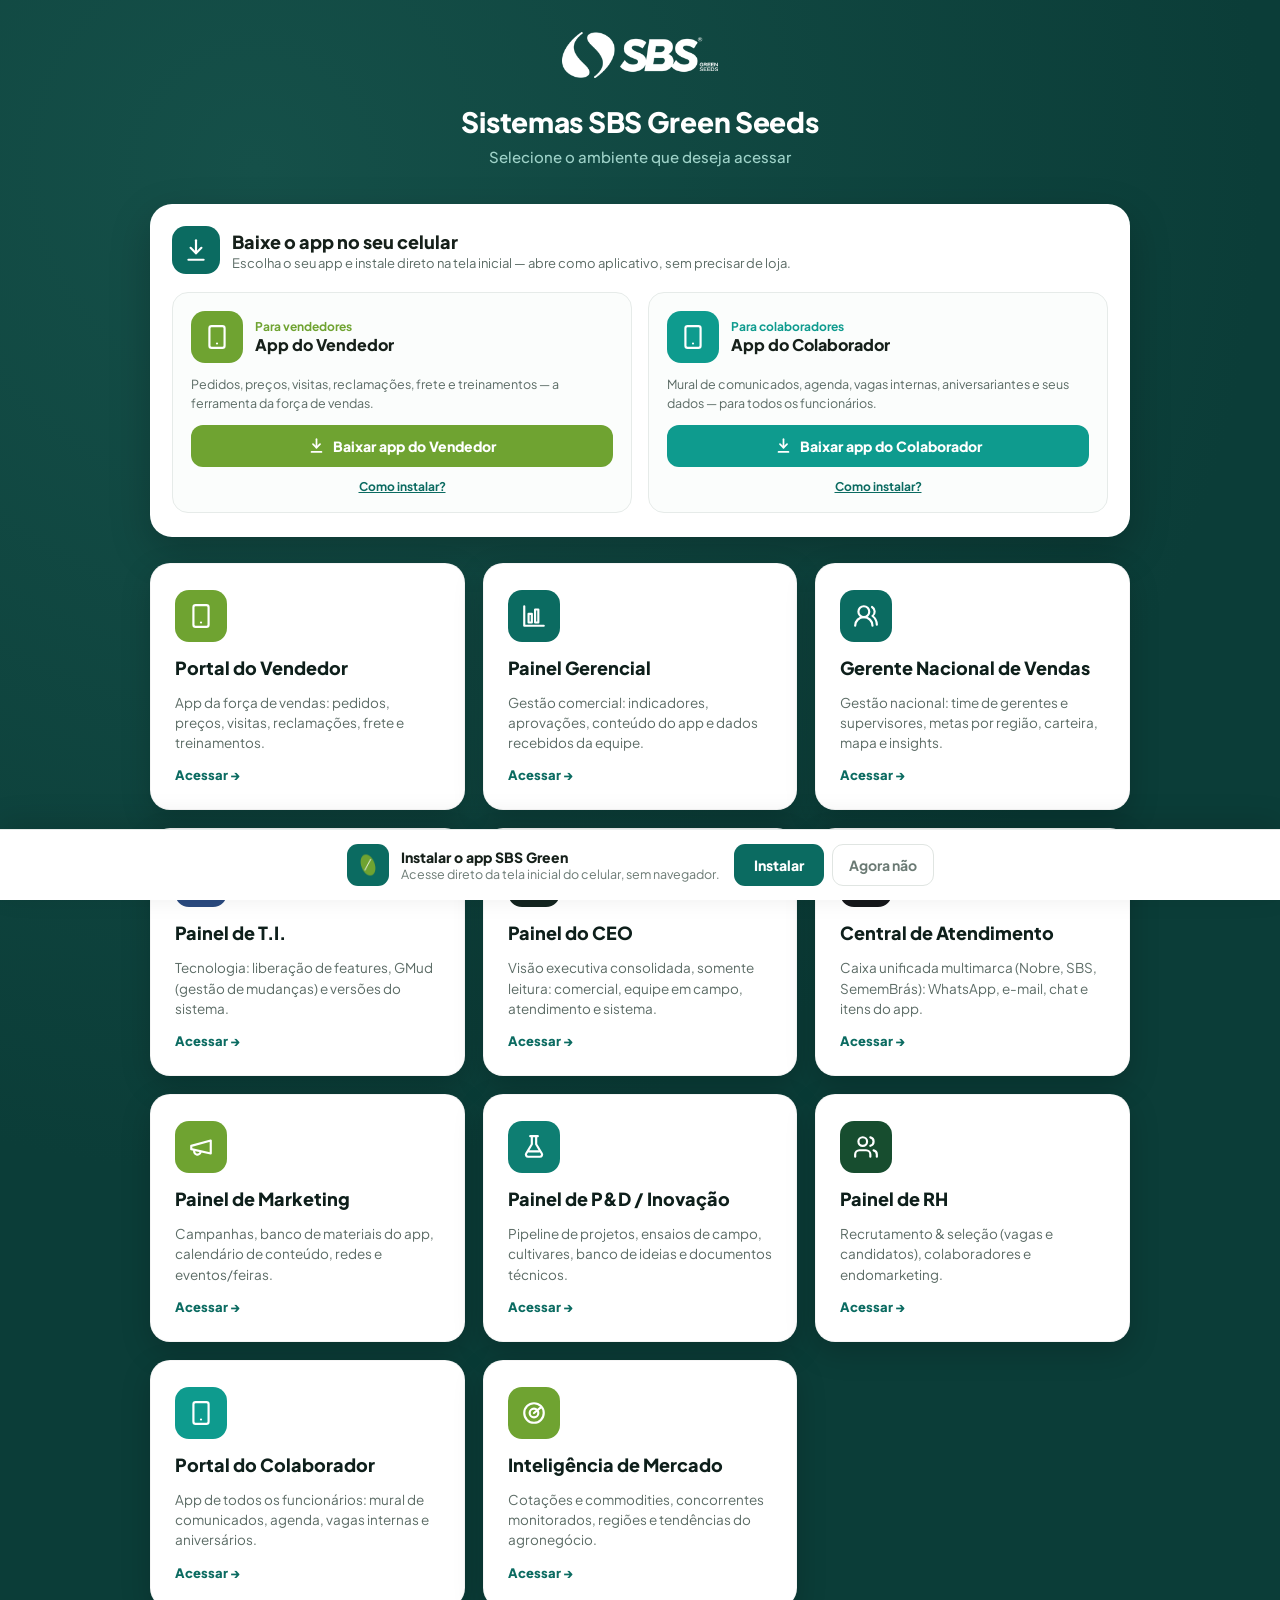
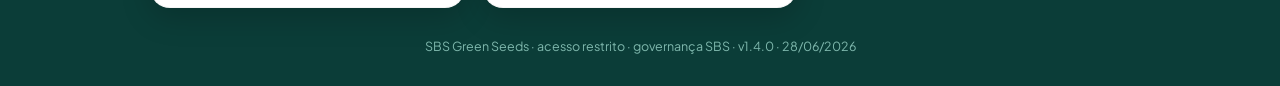
<file: index.html>
<!DOCTYPE html>
<html lang="pt-BR">
<head>
<meta charset="UTF-8">
<meta name="viewport" content="width=device-width, initial-scale=1">
<meta name="theme-color" content="#0B6B61">
<title>SBS Green Seeds · Sistemas</title>
<link rel="preconnect" href="https://fonts.googleapis.com">
<link rel="preconnect" href="https://fonts.gstatic.com" crossorigin>
<link href="https://fonts.googleapis.com/css2?family=Plus+Jakarta+Sans:wght@400;500;600;700;800&display=swap" rel="stylesheet">
<link rel="manifest" href="manifest.webmanifest">
<meta name="theme-color" content="#0B6B61">
<template id="__bundler_thumbnail" data-bg-color="#0B6B61">
  <svg viewBox="0 0 1200 800" xmlns="http://www.w3.org/2000/svg">
    <rect width="1200" height="800" fill="#0B6B61"/>
    <rect x="430" y="250" width="150" height="300" rx="34" fill="#6FA331"/>
    <rect x="620" y="250" width="150" height="140" rx="20" fill="#fff"/>
    <rect x="620" y="410" width="150" height="140" rx="20" fill="#3CC7B8"/>
  </svg>
</template>
<style>
  *{ box-sizing:border-box; margin:0; padding:0; }
  body{ font-family:"Plus Jakarta Sans",system-ui,sans-serif; background:#0B3D38; color:#0e1f1b;
    min-height:100vh; display:flex; align-items:center; justify-content:center; padding:32px;
    background-image:radial-gradient(circle at 20% 10%, #155049 0, #0B3D38 55%); }
  .wrap{ width:100%; max-width:980px; }
  .head{ text-align:center; margin-bottom:38px; color:#fff; }
  .logo{ height:46px; margin-bottom:22px; }
  .head h1{ font-size:28px; font-weight:800; letter-spacing:-.01em; }
  .head p{ font-size:15px; color:#9fd3c9; margin-top:8px; font-weight:500; }
  .grid{ display:grid; grid-template-columns:repeat(3,1fr); gap:18px; }
  .card{ background:#fff; border-radius:20px; padding:26px 24px; text-decoration:none; color:inherit;
    display:flex; flex-direction:column; gap:14px; transition:transform .16s, box-shadow .16s;
    box-shadow:0 10px 30px rgba(0,0,0,.18); border:1px solid rgba(0,0,0,.04); }
  .card:hover{ transform:translateY(-4px); box-shadow:0 18px 44px rgba(0,0,0,.26); }
  .ic{ width:52px; height:52px; border-radius:14px; display:grid; place-items:center; color:#fff; }
  .ic svg{ width:26px; height:26px; }
  .card h2{ font-size:18px; font-weight:800; }
  .card p{ font-size:13.5px; color:#5b6b65; line-height:1.5; flex:1; }
  .go{ font-size:13px; font-weight:800; color:#0B6B61; display:inline-flex; align-items:center; gap:6px; }
  .v{ background:#6FA331; }
  .p{ background:#0B6B61; }
  .t{ background:#2A4A7F; }
  .c{ background:#13241F; }
  .a{ background:#15171A; }
  .m{ background:#6FA331; }
  .d{ background:#0E7E72; }
  .h{ background:#174D2F; }
  .o{ background:#0E9B8E; }
  .foot{ text-align:center; margin-top:30px; color:#7fb8ad; font-size:12.5px; }
  /* ambiente (prod x homolog) */
  .envbar{ margin-top:26px; background:rgba(255,255,255,.06); border:1px solid rgba(255,255,255,.14); border-radius:16px;
    padding:14px 18px; display:flex; align-items:center; gap:16px; justify-content:space-between; flex-wrap:wrap; color:#dff0ec; }
  .env-l{ display:flex; align-items:center; gap:12px; min-width:0; }
  .env-badge{ font-weight:800; font-size:11px; letter-spacing:.6px; padding:5px 10px; border-radius:8px; background:#6FA331; color:#fff; flex:none; }
  .env-badge.homolog{ background:#b9791e; }
  .env-txt{ font-size:12.5px; color:#bcd9d2; line-height:1.4; }
  .env-actions{ display:flex; gap:8px; flex-wrap:wrap; }
  .env-btn{ border:1px solid rgba(255,255,255,.22); background:rgba(255,255,255,.08); color:#fff; font-family:inherit;
    font-weight:700; font-size:12.5px; padding:9px 14px; border-radius:10px; cursor:pointer; text-decoration:none; display:inline-flex; align-items:center; }
  .env-btn:hover{ background:rgba(255,255,255,.16); }
  .env-btn.enter{ background:#b9791e; border-color:#b9791e; }
  .env-btn.guide{ background:transparent; }
  /* baixar o app */
  .dl{ background:#fff; border-radius:22px; padding:22px 22px 24px; margin-bottom:26px; box-shadow:0 14px 40px rgba(0,0,0,.22); }
  .dl-head{ display:flex; align-items:center; gap:12px; margin-bottom:18px; }
  .dl-head .dl-ic{ width:48px; height:48px; }
  .dl-head h2{ font-size:18px; font-weight:800; color:#16201a; }
  .dl-head p{ font-size:13px; color:#5b6b65; margin-top:2px; }
  .dl-ic{ width:52px; height:52px; border-radius:14px; display:grid; place-items:center; flex:none; }
  .dl-ic svg{ width:26px; height:26px; color:#fff; }
  .dl-opts{ display:grid; grid-template-columns:1fr 1fr; gap:16px; }
  .dl-card{ border:1.5px solid #e6ebe9; border-radius:16px; padding:18px; display:flex; flex-direction:column; gap:12px; background:#fbfdfc; }
  .dl-card .dl-top{ display:flex; align-items:center; gap:12px; }
  .dl-card h3{ font-size:16px; font-weight:800; color:#16201a; }
  .dl-card .who{ font-size:12px; font-weight:700; color:#6FA331; }
  .dl-card p{ font-size:12.5px; color:#5b6b65; line-height:1.5; flex:1; }
  .dl-btn{ border:0; color:#fff; font-weight:800; font-size:14px; padding:12px 18px; border-radius:12px;
    cursor:pointer; font-family:inherit; display:inline-flex; align-items:center; gap:8px; justify-content:center; width:100%; }
  .dl-btn.v{ background:#6FA331; }
  .dl-btn.o{ background:#0E9B8E; }
  .dl-btn:hover{ filter:brightness(1.05); }
  .dl-help{ background:none; border:0; color:#0B6B61; font-weight:700; font-size:12px; cursor:pointer; font-family:inherit; text-decoration:underline; align-self:center; }
  @media(max-width:780px){ .grid{ grid-template-columns:1fr; } .dl-opts{ grid-template-columns:1fr; } }
</style>
</head>
<body>
  <div class="wrap">
    <div class="head">
      <img class="logo" src="logo-sbs-white.png" alt="SBS Green Seeds">
      <h1>Sistemas SBS Green Seeds</h1>
      <p>Selecione o ambiente que deseja acessar</p>
    </div>

    <div class="dl">
      <div class="dl-head">
        <span class="dl-ic" style="background:#0B6B61"><svg xmlns="http://www.w3.org/2000/svg" viewBox="0 0 24 24" fill="none" stroke="currentColor" stroke-width="2" stroke-linecap="round" stroke-linejoin="round"><path d="M12 3v12"/><path d="m7 10 5 5 5-5"/><path d="M5 21h14"/></svg></span>
        <div>
          <h2>Baixe o app no seu celular</h2>
          <p>Escolha o seu app e instale direto na tela inicial — abre como aplicativo, sem precisar de loja.</p>
        </div>
      </div>
      <div class="dl-opts">
        <div class="dl-card">
          <div class="dl-top">
            <span class="dl-ic v" style="background:#6FA331"><svg xmlns="http://www.w3.org/2000/svg" viewBox="0 0 24 24" fill="none" stroke="currentColor" stroke-width="2" stroke-linecap="round" stroke-linejoin="round"><rect x="5" y="2" width="14" height="20" rx="2"/><path d="M12 18h.01"/></svg></span>
            <div><div class="who">Para vendedores</div><h3>App do Vendedor</h3></div>
          </div>
          <p>Pedidos, preços, visitas, reclamações, frete e treinamentos — a ferramenta da força de vendas.</p>
          <button class="dl-btn v" data-dl="SBS Portal do Vendedor.html"><svg xmlns="http://www.w3.org/2000/svg" width="17" height="17" viewBox="0 0 24 24" fill="none" stroke="currentColor" stroke-width="2.4" stroke-linecap="round" stroke-linejoin="round"><path d="M12 3v12"/><path d="m7 10 5 5 5-5"/><path d="M5 21h14"/></svg>Baixar app do Vendedor</button>
          <button class="dl-help" data-help>Como instalar?</button>
        </div>
        <div class="dl-card">
          <div class="dl-top">
            <span class="dl-ic o" style="background:#0E9B8E"><svg xmlns="http://www.w3.org/2000/svg" viewBox="0 0 24 24" fill="none" stroke="currentColor" stroke-width="2" stroke-linecap="round" stroke-linejoin="round"><rect x="5" y="2" width="14" height="20" rx="2"/><path d="M12 18h.01"/></svg></span>
            <div><div class="who" style="color:#0E9B8E">Para colaboradores</div><h3>App do Colaborador</h3></div>
          </div>
          <p>Mural de comunicados, agenda, vagas internas, aniversariantes e seus dados — para todos os funcionários.</p>
          <button class="dl-btn o" data-dl="SBS Portal do Colaborador.html"><svg xmlns="http://www.w3.org/2000/svg" width="17" height="17" viewBox="0 0 24 24" fill="none" stroke="currentColor" stroke-width="2.4" stroke-linecap="round" stroke-linejoin="round"><path d="M12 3v12"/><path d="m7 10 5 5 5-5"/><path d="M5 21h14"/></svg>Baixar app do Colaborador</button>
          <button class="dl-help" data-help>Como instalar?</button>
        </div>
      </div>
    </div>

    <div class="grid">
      <a class="card" href="SBS Portal do Vendedor.html">
        <span class="ic v"><svg xmlns="http://www.w3.org/2000/svg" viewBox="0 0 24 24" fill="none" stroke="currentColor" stroke-width="2" stroke-linecap="round" stroke-linejoin="round"><rect x="5" y="2" width="14" height="20" rx="2"/><path d="M12 18h.01"/></svg></span>
        <h2>Portal do Vendedor</h2>
        <p>App da força de vendas: pedidos, preços, visitas, reclamações, frete e treinamentos.</p>
        <span class="go">Acessar →</span>
      </a>
      <a class="card" href="SBS Painel Gerencial.html">
        <span class="ic p"><svg xmlns="http://www.w3.org/2000/svg" viewBox="0 0 24 24" fill="none" stroke="currentColor" stroke-width="2" stroke-linecap="round" stroke-linejoin="round"><path d="M3 3v18h18"/><rect x="7" y="10" width="3" height="8"/><rect x="13" y="6" width="3" height="12"/></svg></span>
        <h2>Painel Gerencial</h2>
        <p>Gestão comercial: indicadores, aprovações, conteúdo do app e dados recebidos da equipe.</p>
        <span class="go">Acessar →</span>
      </a>
      <a class="card" href="SBS Painel Gerente Nacional.html">
        <span class="ic p"><svg xmlns="http://www.w3.org/2000/svg" viewBox="0 0 24 24" fill="none" stroke="currentColor" stroke-width="2" stroke-linecap="round" stroke-linejoin="round"><path d="M18 21a8 8 0 0 0-16 0"/><circle cx="10" cy="8" r="5"/><path d="M22 20c0-3.37-2-6.5-4-8a5 5 0 0 0-.45-8.3"/></svg></span>
        <h2>Gerente Nacional de Vendas</h2>
        <p>Gestão nacional: time de gerentes e supervisores, metas por região, carteira, mapa e insights.</p>
        <span class="go">Acessar →</span>
      </a>
      <a class="card" href="SBS Painel T.I.html">
        <span class="ic t"><svg xmlns="http://www.w3.org/2000/svg" viewBox="0 0 24 24" fill="none" stroke="currentColor" stroke-width="2" stroke-linecap="round" stroke-linejoin="round"><path d="M12 2a3 3 0 0 0-3 3v1a3 3 0 0 0 6 0V5a3 3 0 0 0-3-3Z"/><path d="M19 9a3 3 0 0 0-3 3 3 3 0 0 0 3 3"/><path d="M5 9a3 3 0 0 1 3 3 3 3 0 0 1-3 3"/><circle cx="12" cy="18" r="3"/></svg></span>
        <h2>Painel de T.I.</h2>
        <p>Tecnologia: liberação de features, GMud (gestão de mudanças) e versões do sistema.</p>
        <span class="go">Acessar →</span>
      </a>
      <a class="card" href="SBS Painel CEO.html">
        <span class="ic c"><svg xmlns="http://www.w3.org/2000/svg" viewBox="0 0 24 24" fill="none" stroke="currentColor" stroke-width="2" stroke-linecap="round" stroke-linejoin="round"><path d="M3 3v18h18"/><path d="m7 14 4-4 3 3 5-6"/></svg></span>
        <h2>Painel do CEO</h2>
        <p>Visão executiva consolidada, somente leitura: comercial, equipe em campo, atendimento e sistema.</p>
        <span class="go">Acessar →</span>
      </a>
      <a class="card" href="SBS Painel Atendimento.html">
        <span class="ic a"><svg xmlns="http://www.w3.org/2000/svg" viewBox="0 0 24 24" fill="none" stroke="currentColor" stroke-width="2" stroke-linecap="round" stroke-linejoin="round"><path d="M21 15a2 2 0 0 1-2 2H7l-4 4V5a2 2 0 0 1 2-2h14a2 2 0 0 1 2 2z"/></svg></span>
        <h2>Central de Atendimento</h2>
        <p>Caixa unificada multimarca (Nobre, SBS, SememBrás): WhatsApp, e-mail, chat e itens do app.</p>
        <span class="go">Acessar →</span>
      </a>
      <a class="card" href="SBS Painel Marketing.html">
        <span class="ic m"><svg xmlns="http://www.w3.org/2000/svg" viewBox="0 0 24 24" fill="none" stroke="currentColor" stroke-width="2" stroke-linecap="round" stroke-linejoin="round"><path d="m3 11 18-5v12L3 14v-3z"/><path d="M11.6 16.8a3 3 0 1 1-5.8-1.6"/></svg></span>
        <h2>Painel de Marketing</h2>
        <p>Campanhas, banco de materiais do app, calendário de conteúdo, redes e eventos/feiras.</p>
        <span class="go">Acessar →</span>
      </a>
      <a class="card" href="SBS Painel PD.html">
        <span class="ic d"><svg xmlns="http://www.w3.org/2000/svg" viewBox="0 0 24 24" fill="none" stroke="currentColor" stroke-width="2" stroke-linecap="round" stroke-linejoin="round"><path d="M10 2v7.5L4.8 18a2 2 0 0 0 1.7 3h11a2 2 0 0 0 1.7-3L14 9.5V2"/><path d="M8.5 2h7"/><path d="M7 16h10"/></svg></span>
        <h2>Painel de P&amp;D / Inovação</h2>
        <p>Pipeline de projetos, ensaios de campo, cultivares, banco de ideias e documentos técnicos.</p>
        <span class="go">Acessar →</span>
      </a>
      <a class="card" href="SBS Painel RH.html">
        <span class="ic h"><svg xmlns="http://www.w3.org/2000/svg" viewBox="0 0 24 24" fill="none" stroke="currentColor" stroke-width="2" stroke-linecap="round" stroke-linejoin="round"><path d="M16 21v-2a4 4 0 0 0-4-4H6a4 4 0 0 0-4 4v2"/><circle cx="9" cy="7" r="4"/><path d="M22 21v-2a4 4 0 0 0-3-3.87"/><path d="M16 3.13a4 4 0 0 1 0 7.75"/></svg></span>
        <h2>Painel de RH</h2>
        <p>Recrutamento &amp; seleção (vagas e candidatos), colaboradores e endomarketing.</p>
        <span class="go">Acessar →</span>
      </a>
      <a class="card" href="SBS Portal do Colaborador.html">
        <span class="ic o"><svg xmlns="http://www.w3.org/2000/svg" viewBox="0 0 24 24" fill="none" stroke="currentColor" stroke-width="2" stroke-linecap="round" stroke-linejoin="round"><rect x="5" y="2" width="14" height="20" rx="2"/><path d="M12 18h.01"/></svg></span>
        <h2>Portal do Colaborador</h2>
        <p>App de todos os funcionários: mural de comunicados, agenda, vagas internas e aniversários.</p>
        <span class="go">Acessar →</span>
      </a>
      <a class="card" href="SBS Painel Inteligencia Mercado.html">
        <span class="ic m"><svg xmlns="http://www.w3.org/2000/svg" viewBox="0 0 24 24" fill="none" stroke="currentColor" stroke-width="2" stroke-linecap="round" stroke-linejoin="round"><circle cx="12" cy="12" r="9"/><circle cx="12" cy="12" r="4"/><path d="M12 12 18 7"/></svg></span>
        <h2>Inteligência de Mercado</h2>
        <p>Cotações e commodities, concorrentes monitorados, regiões e tendências do agronegócio.</p>
        <span class="go">Acessar →</span>
      </a>
    </div>
    <div class="foot">SBS Green Seeds · acesso restrito · governança SBS · <span id="ver-tag">v—</span></div>
  </div>

  <div id="pwa-banner" style="display:none;position:fixed;left:0;right:0;bottom:0;z-index:9000;background:#fff;border-top:1px solid #e6ebe9;box-shadow:0 -8px 30px rgba(0,0,0,.12);padding:14px 18px;display:flex;align-items:center;gap:14px;justify-content:center;flex-wrap:wrap">
    <div style="display:flex;align-items:center;gap:12px">
      <img src="assets/icon-192.png" alt="" style="width:42px;height:42px;border-radius:11px">
      <div style="text-align:left">
        <div style="font-weight:800;font-size:14px;color:#16201a">Instalar o app SBS Green</div>
        <div style="font-size:12.5px;color:#6b7a74">Acesse direto da tela inicial do celular, sem navegador.</div>
      </div>
    </div>
    <div style="display:flex;gap:8px">
      <button id="pwa-install" style="border:0;background:#0B6B61;color:#fff;font-weight:800;font-size:14px;padding:11px 20px;border-radius:11px;cursor:pointer;font-family:inherit">Instalar</button>
      <button id="pwa-close" style="border:1.5px solid #e0e5e2;background:#fff;color:#6b7a74;font-weight:700;font-size:14px;padding:11px 16px;border-radius:11px;cursor:pointer;font-family:inherit">Agora não</button>
    </div>
  </div>
  <div id="pwa-ios" style="display:none;position:fixed;left:14px;right:14px;bottom:14px;z-index:9000;background:#fff;border:1px solid #e6ebe9;border-radius:14px;box-shadow:0 -8px 30px rgba(0,0,0,.14);padding:14px 16px;font-size:13px;color:#16201a">
    <b>Instalar no iPhone:</b> toque em <b>Compartilhar</b> e depois em <b>“Adicionar à Tela de Início”</b>.
    <span id="pwa-ios-x" style="float:right;cursor:pointer;color:#6b7a74;font-weight:800">✕</span>
  </div>

  <div id="dl-modal" style="display:none;position:fixed;inset:0;z-index:9500;background:rgba(8,28,24,.55);align-items:center;justify-content:center;padding:20px">
    <div style="background:#fff;border-radius:20px;max-width:440px;width:100%;padding:26px 24px;box-shadow:0 30px 80px rgba(0,0,0,.4);font-family:inherit">
      <div style="display:flex;align-items:center;justify-content:space-between;margin-bottom:14px">
        <h3 style="font-size:18px;font-weight:800;color:#16201a">Como instalar o app</h3>
        <span id="dl-modal-x" style="cursor:pointer;color:#6b7a74;font-weight:800;font-size:18px">✕</span>
      </div>
      <div style="display:flex;flex-direction:column;gap:16px">
        <div>
          <div style="font-weight:800;font-size:13.5px;color:#0B6B61;margin-bottom:6px">No Android (Chrome)</div>
          <div style="font-size:13px;color:#4a5a54;line-height:1.55">Toque em <b>Instalar o app</b> acima. Se não aparecer, abra o menu <b>⋮</b> do navegador e escolha <b>“Instalar app”</b> ou <b>“Adicionar à tela inicial”</b>.</div>
        </div>
        <div>
          <div style="font-weight:800;font-size:13.5px;color:#0B6B61;margin-bottom:6px">No iPhone (Safari)</div>
          <div style="font-size:13px;color:#4a5a54;line-height:1.55">Toque no botão <b>Compartilhar</b> (quadrado com seta) e depois em <b>“Adicionar à Tela de Início”</b>.</div>
        </div>
        <div style="font-size:12.5px;color:#6b7a74;background:#f3f6f5;border-radius:12px;padding:12px 14px;line-height:1.5">Depois de instalado, o app abre direto pelo ícone na tela inicial — sem digitar endereço e funcionando como aplicativo.</div>
      </div>
    </div>
  </div>

  <script>
  (function(){
    if("serviceWorker" in navigator){ try{ navigator.serviceWorker.register("sw.js").catch(function(){}); }catch(e){} }
    var deferred=null;
    var dismissed=false; try{ dismissed=localStorage.getItem("pwa_dismiss")==="1"; }catch(e){}
    var standalone = window.matchMedia("(display-mode: standalone)").matches || window.navigator.standalone;
    window.addEventListener("beforeinstallprompt", function(e){
      e.preventDefault(); deferred=e;
      if(!dismissed && !standalone) document.getElementById("pwa-banner").style.display="flex";
    });
    var inst=document.getElementById("pwa-install");
    if(inst) inst.addEventListener("click", function(){
      document.getElementById("pwa-banner").style.display="none";
      if(deferred){ deferred.prompt(); deferred.userChoice.finally(function(){ deferred=null; }); }
    });
    var cl=document.getElementById("pwa-close");
    if(cl) cl.addEventListener("click", function(){ document.getElementById("pwa-banner").style.display="none"; try{ localStorage.setItem("pwa_dismiss","1"); }catch(e){} });
    // iOS (sem beforeinstallprompt)
    var isIOS=/iphone|ipad|ipod/i.test(navigator.userAgent);
    if(isIOS && !standalone && !dismissed){ document.getElementById("pwa-ios").style.display="block"; }
    var ix=document.getElementById("pwa-ios-x");
    if(ix) ix.addEventListener("click", function(){ document.getElementById("pwa-ios").style.display="none"; try{ localStorage.setItem("pwa_dismiss","1"); }catch(e){} });

    // Seção de download — um botão por app
    var dlModal=document.getElementById("dl-modal");
    function openModal(){ if(dlModal) dlModal.style.display="flex"; }
    function closeModal(){ if(dlModal) dlModal.style.display="none"; }
    Array.prototype.forEach.call(document.querySelectorAll("[data-dl]"), function(btn){
      btn.addEventListener("click", function(){
        var page=btn.getAttribute("data-dl");
        if(deferred){
          deferred.prompt();
          deferred.userChoice.finally(function(){ deferred=null; location.href=page; });
        } else if(standalone){
          location.href=page;
        } else {
          // sem prompt nativo (ex.: iPhone) → abre o app e mostra como instalar
          openModal();
          setTimeout(function(){ location.href=page; }, 2600);
        }
      });
    });
    Array.prototype.forEach.call(document.querySelectorAll("[data-help]"), function(btn){
      btn.addEventListener("click", openModal);
    });
    var dlx=document.getElementById("dl-modal-x");
    if(dlx) dlx.addEventListener("click", closeModal);
    if(dlModal) dlModal.addEventListener("click", function(e){ if(e.target===dlModal) closeModal(); });
  })();
  </script>
  <script>
    /* marcador de versão do hub — atualize a cada publicação */
    window.SBS_VERSION = "1.4.0 · 28/06/2026";
    (function(){ var t=document.getElementById("ver-tag"); if(t) t.textContent="v"+window.SBS_VERSION; })();
  </script>
</body>
</html>
</file>
